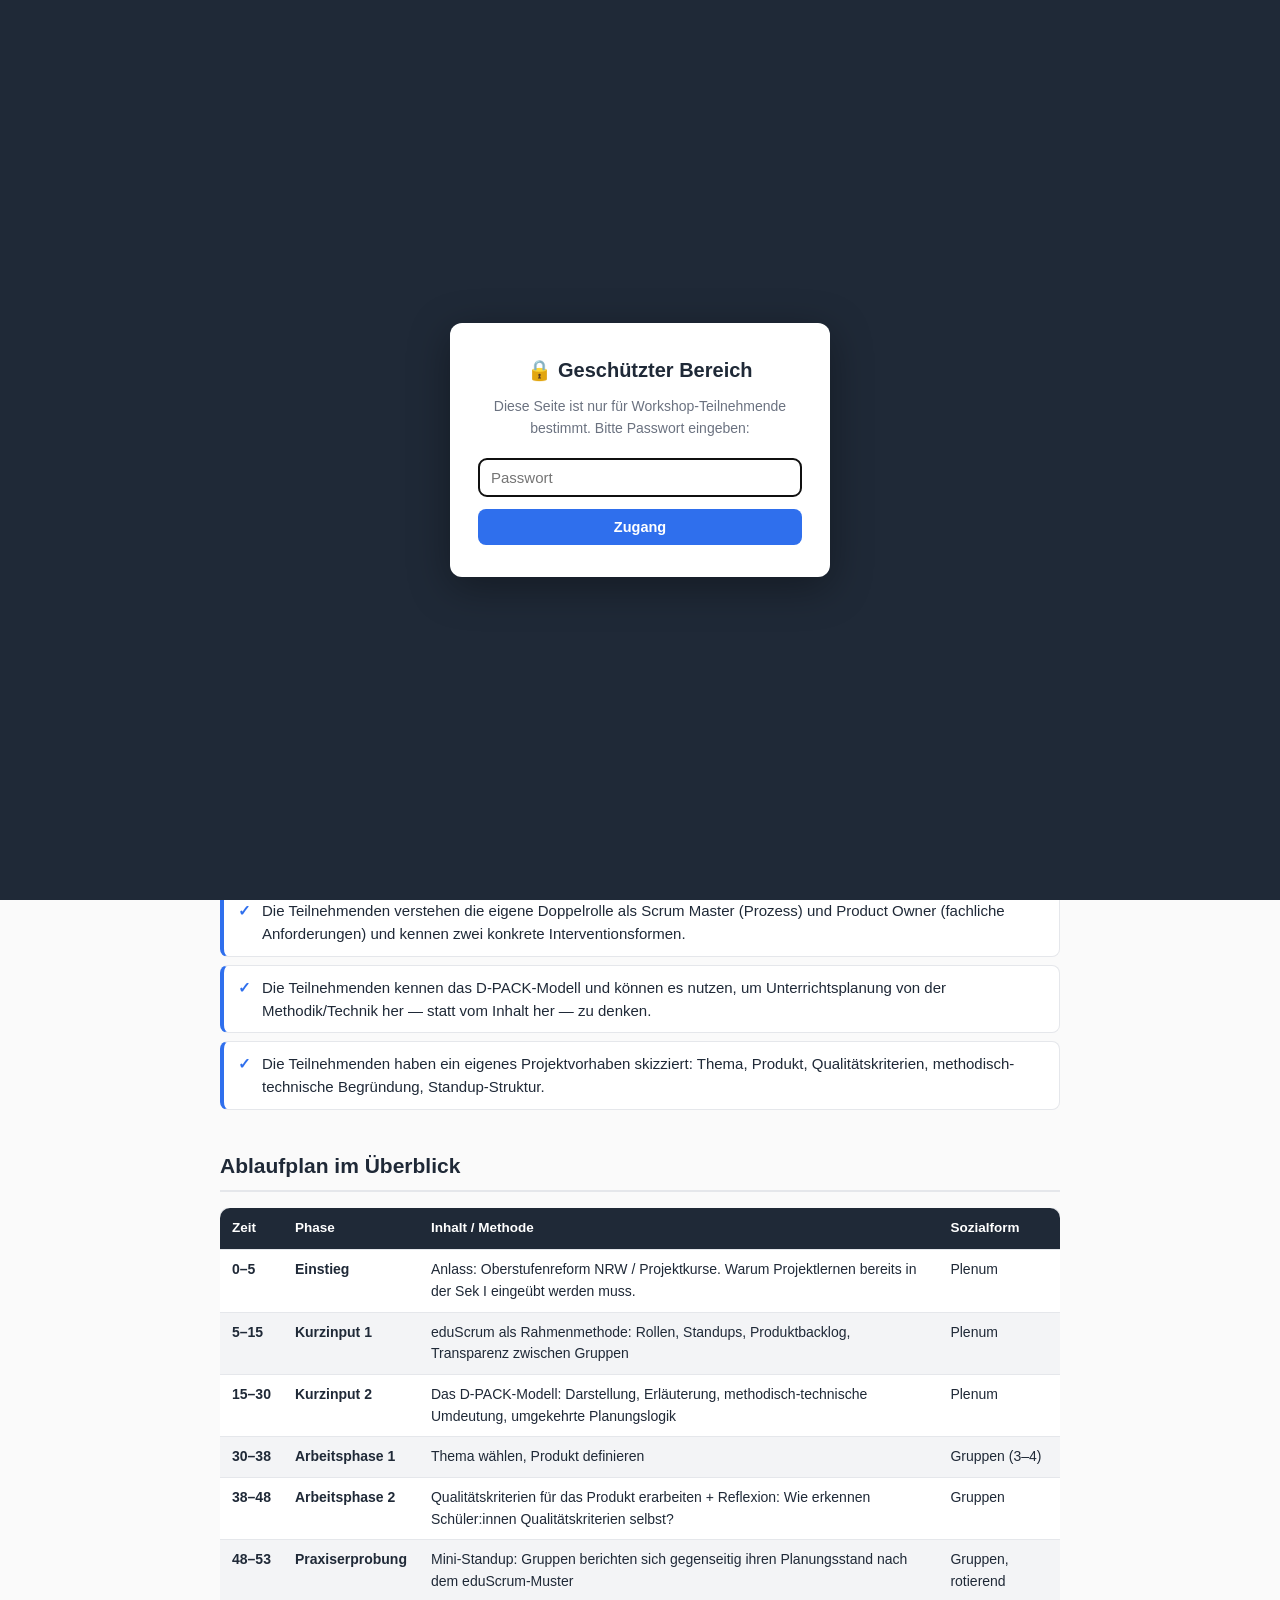
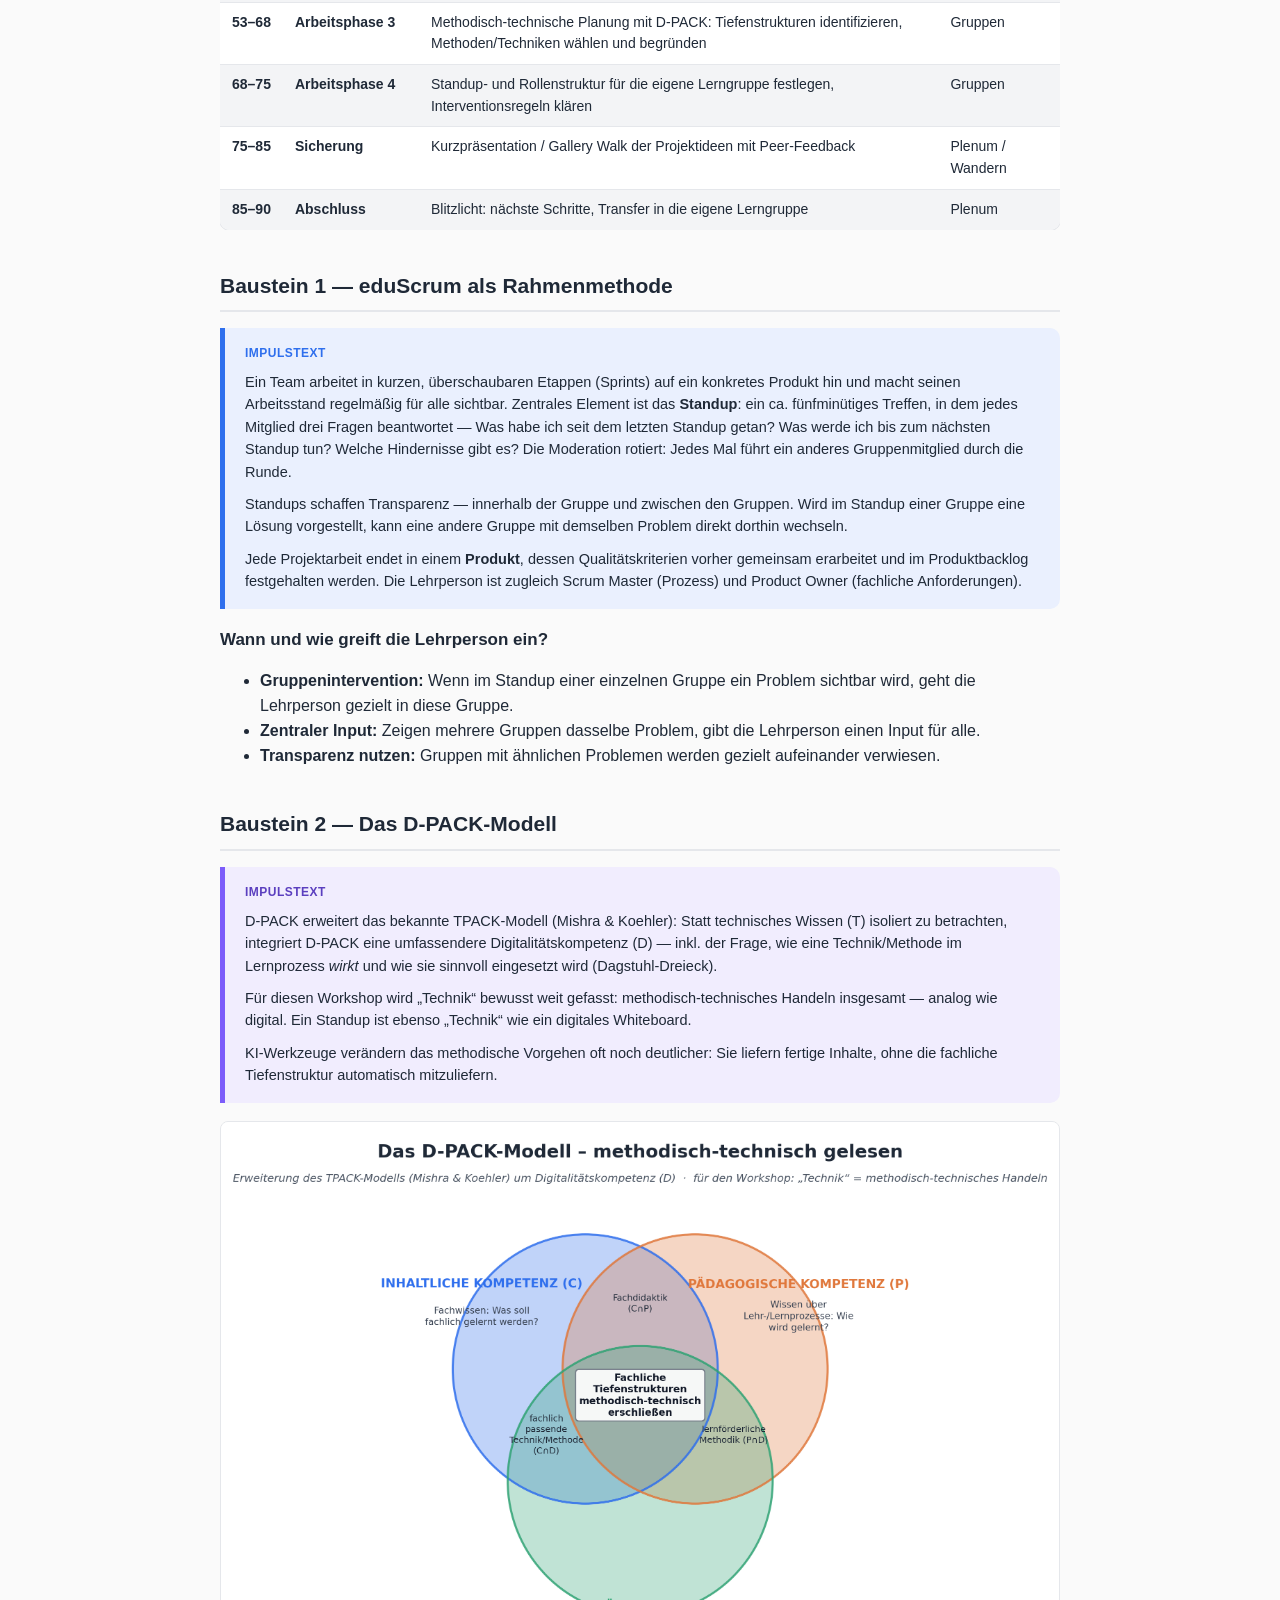
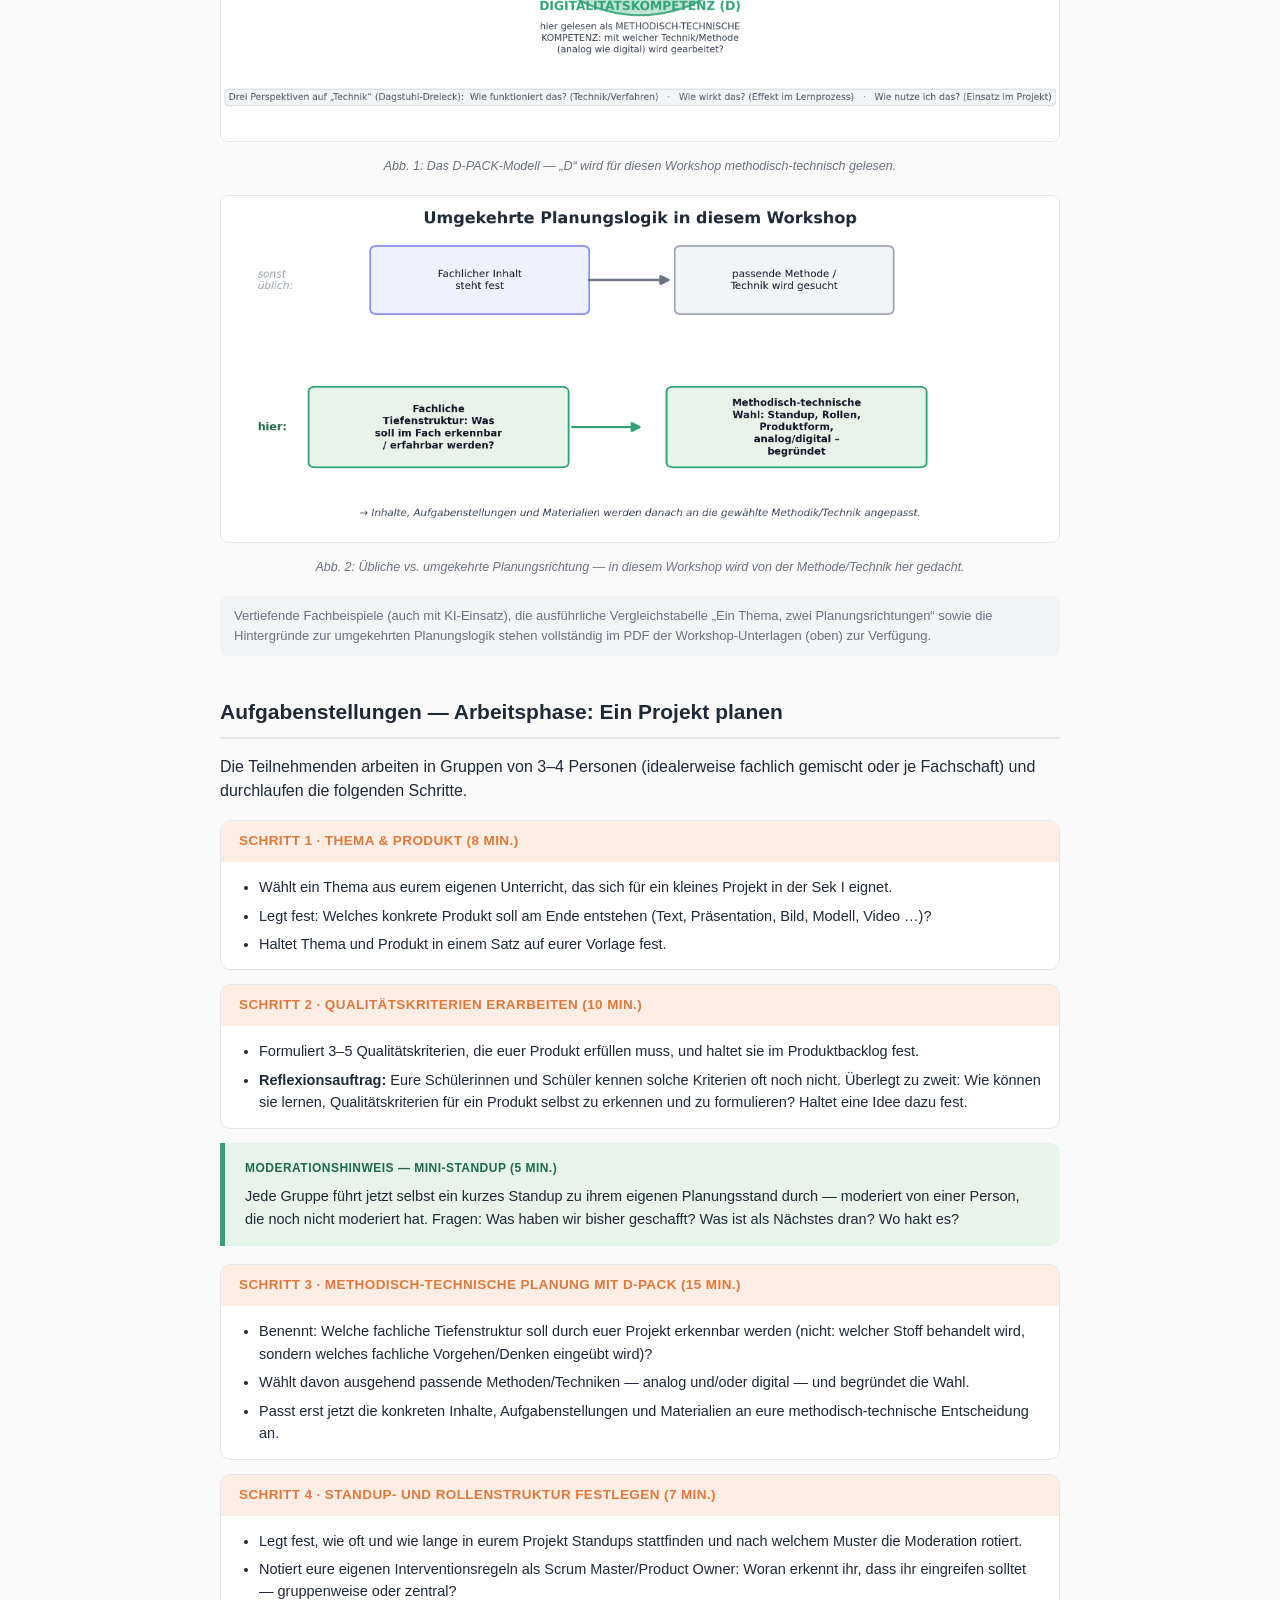
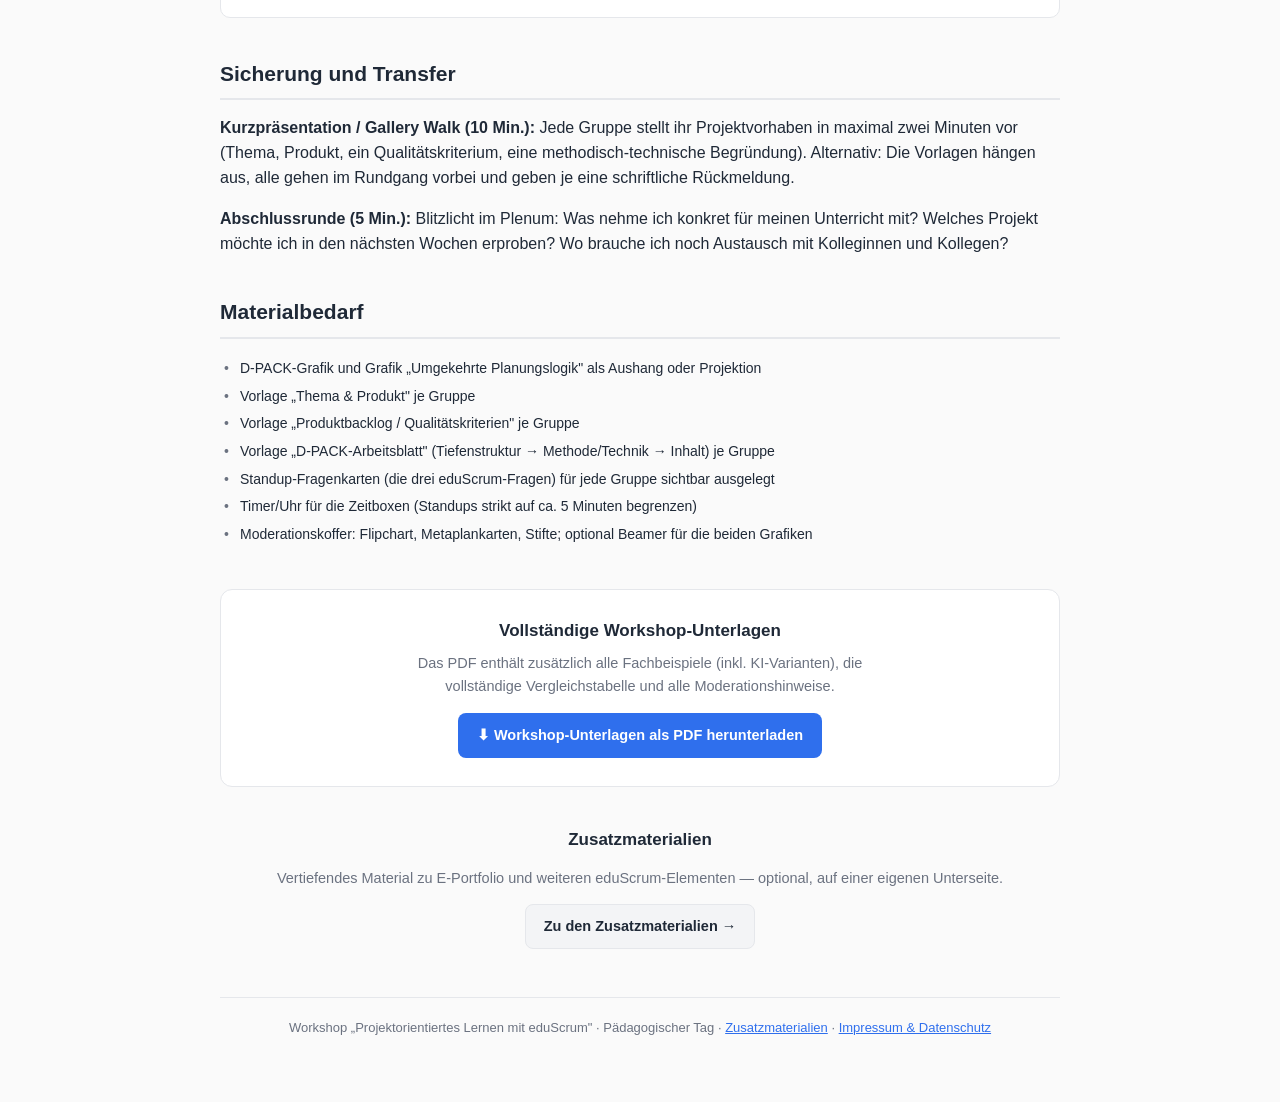
<file: index.html>
<!DOCTYPE html>
<html lang="de">
<head>
<meta charset="UTF-8">
<meta name="viewport" content="width=device-width, initial-scale=1.0">
<title>Projektorientiertes Lernen mit eduScrum — Workshop</title>
<link rel="stylesheet" href="assets/style.css?v=2">
</head>
<body>

<div id="gate-overlay">
  <div class="gate-box">
    <h2>🔒 Geschützter Bereich</h2>
    <p>Diese Seite ist nur für Workshop-Teilnehmende bestimmt. Bitte Passwort eingeben:</p>
    <form id="gate-form">
      <input type="password" id="gate-input" autocomplete="off" placeholder="Passwort" required>
      <button type="submit">Zugang</button>
      <p id="gate-error" hidden>Falsches Passwort — bitte erneut versuchen.</p>
    </form>
  </div>
</div>
<script>
  (function () {
    try {
      if (sessionStorage.getItem("ws_eduscrum_auth") === "1") {
        var o = document.getElementById("gate-overlay");
        if (o) o.remove();
      }
    } catch (e) {}
  })();
</script>

<header class="hero">
  <div class="wrap">
    <p class="eyebrow">Pädagogischer Tag · Workshop</p>
    <h1>Projektorientiertes Lernen mit eduScrum</h1>
    <p class="subtitle">Workshop-Konzept für einen Pädagogischen Tag (90 Minuten) — Vorbereitung auf die Oberstufenreform NRW</p>
    <a class="btn btn-primary" href="downloads/workshop_eduscrum_dpack.pdf" download>⬇ Workshop-Unterlagen als PDF</a>
    <a class="btn btn-outline" href="materialien.html">Zusatzmaterialien →</a>
  </div>
</header>

<div class="wrap">

  <section id="rahmen">
    <h2>Rahmendaten</h2>
    <div class="info-grid">
      <div class="k">Dauer</div><div class="v">90 Minuten</div>
      <div class="k">Zielgruppe</div><div class="v">Kollegium eines Gymnasiums (Fachschaften übergreifend), Pädagogischer Tag</div>
      <div class="k">Anlass</div><div class="v">Vorbereitung auf die Oberstufenreform NRW: Projektkurse setzen voraus, dass Schülerinnen und Schüler Projektlernen bereits in der Sekundarstufe I eingeübt haben</div>
      <div class="k">Workshop-Ziel</div><div class="v">Die Teilnehmenden kennen eduScrum als methodischen Rahmen für Projektlernen und planen exemplarisch ein eigenes Unterrichtsprojekt inkl. Standup-Struktur, Produkt, Qualitätskriterien und methodisch-technischer Begründung (D-PACK)</div>
      <div class="k">Vorwissen</div><div class="v">keines erforderlich</div>
      <div class="k">Rolle der Moderation</div><div class="v">führt als Scrum Master / Product Owner durch den Workshop und macht diese Doppelrolle im Vorgehen selbst sichtbar (Meta-Ebene)</div>
    </div>
  </section>

  <section id="ziele">
    <h2>Workshopziele</h2>
    <ul class="goals">
      <li>Die Teilnehmenden kennen die zentralen eduScrum-Elemente (Rollen, Standup, Produktbacklog, Qualitätskriterien/Definition of Done) und können sie auf eine eigene Lerngruppe übertragen.</li>
      <li>Die Teilnehmenden verstehen die eigene Doppelrolle als Scrum Master (Prozess) und Product Owner (fachliche Anforderungen) und kennen zwei konkrete Interventionsformen.</li>
      <li>Die Teilnehmenden kennen das D-PACK-Modell und können es nutzen, um Unterrichtsplanung von der Methodik/Technik her — statt vom Inhalt her — zu denken.</li>
      <li>Die Teilnehmenden haben ein eigenes Projektvorhaben skizziert: Thema, Produkt, Qualitätskriterien, methodisch-technische Begründung, Standup-Struktur.</li>
    </ul>
  </section>

  <section id="verlauf">
    <h2>Ablaufplan im Überblick</h2>
    <div style="overflow-x:auto;">
    <table class="timeline">
      <thead><tr><th>Zeit</th><th>Phase</th><th>Inhalt / Methode</th><th>Sozialform</th></tr></thead>
      <tbody>
        <tr><td class="zeit">0–5</td><td class="phase">Einstieg</td><td>Anlass: Oberstufenreform NRW / Projektkurse. Warum Projektlernen bereits in der Sek I eingeübt werden muss.</td><td>Plenum</td></tr>
        <tr><td class="zeit">5–15</td><td class="phase">Kurzinput 1</td><td>eduScrum als Rahmenmethode: Rollen, Standups, Produktbacklog, Transparenz zwischen Gruppen</td><td>Plenum</td></tr>
        <tr><td class="zeit">15–30</td><td class="phase">Kurzinput 2</td><td>Das D-PACK-Modell: Darstellung, Erläuterung, methodisch-technische Umdeutung, umgekehrte Planungslogik</td><td>Plenum</td></tr>
        <tr><td class="zeit">30–38</td><td class="phase">Arbeitsphase 1</td><td>Thema wählen, Produkt definieren</td><td>Gruppen (3–4)</td></tr>
        <tr><td class="zeit">38–48</td><td class="phase">Arbeitsphase 2</td><td>Qualitätskriterien für das Produkt erarbeiten + Reflexion: Wie erkennen Schüler:innen Qualitätskriterien selbst?</td><td>Gruppen</td></tr>
        <tr><td class="zeit">48–53</td><td class="phase">Praxiserprobung</td><td>Mini-Standup: Gruppen berichten sich gegenseitig ihren Planungsstand nach dem eduScrum-Muster</td><td>Gruppen, rotierend</td></tr>
        <tr><td class="zeit">53–68</td><td class="phase">Arbeitsphase 3</td><td>Methodisch-technische Planung mit D-PACK: Tiefenstrukturen identifizieren, Methoden/Techniken wählen und begründen</td><td>Gruppen</td></tr>
        <tr><td class="zeit">68–75</td><td class="phase">Arbeitsphase 4</td><td>Standup- und Rollenstruktur für die eigene Lerngruppe festlegen, Interventionsregeln klären</td><td>Gruppen</td></tr>
        <tr><td class="zeit">75–85</td><td class="phase">Sicherung</td><td>Kurzpräsentation / Gallery Walk der Projektideen mit Peer-Feedback</td><td>Plenum / Wandern</td></tr>
        <tr><td class="zeit">85–90</td><td class="phase">Abschluss</td><td>Blitzlicht: nächste Schritte, Transfer in die eigene Lerngruppe</td><td>Plenum</td></tr>
      </tbody>
    </table>
    </div>
  </section>

  <section id="eduscrum">
    <h2>Baustein 1 — eduScrum als Rahmenmethode</h2>
    <div class="callout">
      <p class="label">Impulstext</p>
      <p>Ein Team arbeitet in kurzen, überschaubaren Etappen (Sprints) auf ein konkretes Produkt hin und macht seinen Arbeitsstand regelmäßig für alle sichtbar. Zentrales Element ist das <strong>Standup</strong>: ein ca. fünfminütiges Treffen, in dem jedes Mitglied drei Fragen beantwortet — Was habe ich seit dem letzten Standup getan? Was werde ich bis zum nächsten Standup tun? Welche Hindernisse gibt es? Die Moderation rotiert: Jedes Mal führt ein anderes Gruppenmitglied durch die Runde.</p>
      <p>Standups schaffen Transparenz — innerhalb der Gruppe und zwischen den Gruppen. Wird im Standup einer Gruppe eine Lösung vorgestellt, kann eine andere Gruppe mit demselben Problem direkt dorthin wechseln.</p>
      <p>Jede Projektarbeit endet in einem <strong>Produkt</strong>, dessen Qualitätskriterien vorher gemeinsam erarbeitet und im Produktbacklog festgehalten werden. Die Lehrperson ist zugleich Scrum Master (Prozess) und Product Owner (fachliche Anforderungen).</p>
    </div>
    <h3>Wann und wie greift die Lehrperson ein?</h3>
    <ul>
      <li><strong>Gruppenintervention:</strong> Wenn im Standup einer einzelnen Gruppe ein Problem sichtbar wird, geht die Lehrperson gezielt in diese Gruppe.</li>
      <li><strong>Zentraler Input:</strong> Zeigen mehrere Gruppen dasselbe Problem, gibt die Lehrperson einen Input für alle.</li>
      <li><strong>Transparenz nutzen:</strong> Gruppen mit ähnlichen Problemen werden gezielt aufeinander verwiesen.</li>
    </ul>
  </section>

  <section id="dpack">
    <h2>Baustein 2 — Das D-PACK-Modell</h2>
    <div class="callout violet">
      <p class="label">Impulstext</p>
      <p>D-PACK erweitert das bekannte TPACK-Modell (Mishra &amp; Koehler): Statt technisches Wissen (T) isoliert zu betrachten, integriert D-PACK eine umfassendere Digitalitätskompetenz (D) — inkl. der Frage, wie eine Technik/Methode im Lernprozess <em>wirkt</em> und wie sie sinnvoll eingesetzt wird (Dagstuhl-Dreieck).</p>
      <p>Für diesen Workshop wird „Technik“ bewusst weit gefasst: methodisch-technisches Handeln insgesamt — analog wie digital. Ein Standup ist ebenso „Technik“ wie ein digitales Whiteboard.</p>
      <p>KI-Werkzeuge verändern das methodische Vorgehen oft noch deutlicher: Sie liefern fertige Inhalte, ohne die fachliche Tiefenstruktur automatisch mitzuliefern.</p>
    </div>
    <figure>
      <img src="assets/dpack_diagram.png" alt="Das D-PACK-Modell: Content-, Pedagogy- und Digitalitätskompetenz mit Schnittmengen">
      <figcaption>Abb. 1: Das D-PACK-Modell — „D“ wird für diesen Workshop methodisch-technisch gelesen.</figcaption>
    </figure>
    <figure>
      <img src="assets/planning_logic.png" alt="Übliche vs. umgekehrte Planungsrichtung">
      <figcaption>Abb. 2: Übliche vs. umgekehrte Planungsrichtung — in diesem Workshop wird von der Methode/Technik her gedacht.</figcaption>
    </figure>
    <p class="status-note">Vertiefende Fachbeispiele (auch mit KI-Einsatz), die ausführliche Vergleichstabelle „Ein Thema, zwei Planungsrichtungen“ sowie die Hintergründe zur umgekehrten Planungslogik stehen vollständig im PDF der Workshop-Unterlagen (oben) zur Verfügung.</p>
  </section>

  <section id="aufgaben">
    <h2>Aufgabenstellungen — Arbeitsphase: Ein Projekt planen</h2>
    <p>Die Teilnehmenden arbeiten in Gruppen von 3–4 Personen (idealerweise fachlich gemischt oder je Fachschaft) und durchlaufen die folgenden Schritte.</p>

    <div class="task-step">
      <div class="task-head">Schritt 1 · Thema &amp; Produkt (8 Min.)</div>
      <div class="task-body">
        <ul>
          <li>Wählt ein Thema aus eurem eigenen Unterricht, das sich für ein kleines Projekt in der Sek I eignet.</li>
          <li>Legt fest: Welches konkrete Produkt soll am Ende entstehen (Text, Präsentation, Bild, Modell, Video …)?</li>
          <li>Haltet Thema und Produkt in einem Satz auf eurer Vorlage fest.</li>
        </ul>
      </div>
    </div>

    <div class="task-step">
      <div class="task-head">Schritt 2 · Qualitätskriterien erarbeiten (10 Min.)</div>
      <div class="task-body">
        <ul>
          <li>Formuliert 3–5 Qualitätskriterien, die euer Produkt erfüllen muss, und haltet sie im Produktbacklog fest.</li>
          <li><strong>Reflexionsauftrag:</strong> Eure Schülerinnen und Schüler kennen solche Kriterien oft noch nicht. Überlegt zu zweit: Wie können sie lernen, Qualitätskriterien für ein Produkt selbst zu erkennen und zu formulieren? Haltet eine Idee dazu fest.</li>
        </ul>
      </div>
    </div>

    <div class="callout green">
      <p class="label">Moderationshinweis — Mini-Standup (5 Min.)</p>
      <p>Jede Gruppe führt jetzt selbst ein kurzes Standup zu ihrem eigenen Planungsstand durch — moderiert von einer Person, die noch nicht moderiert hat. Fragen: Was haben wir bisher geschafft? Was ist als Nächstes dran? Wo hakt es?</p>
    </div>

    <div class="task-step">
      <div class="task-head">Schritt 3 · Methodisch-technische Planung mit D-PACK (15 Min.)</div>
      <div class="task-body">
        <ul>
          <li>Benennt: Welche fachliche Tiefenstruktur soll durch euer Projekt erkennbar werden (nicht: welcher Stoff behandelt wird, sondern welches fachliche Vorgehen/Denken eingeübt wird)?</li>
          <li>Wählt davon ausgehend passende Methoden/Techniken — analog und/oder digital — und begründet die Wahl.</li>
          <li>Passt erst jetzt die konkreten Inhalte, Aufgabenstellungen und Materialien an eure methodisch-technische Entscheidung an.</li>
        </ul>
      </div>
    </div>

    <div class="task-step">
      <div class="task-head">Schritt 4 · Standup- und Rollenstruktur festlegen (7 Min.)</div>
      <div class="task-body">
        <ul>
          <li>Legt fest, wie oft und wie lange in eurem Projekt Standups stattfinden und nach welchem Muster die Moderation rotiert.</li>
          <li>Notiert eure eigenen Interventionsregeln als Scrum Master/Product Owner: Woran erkennt ihr, dass ihr eingreifen solltet — gruppenweise oder zentral?</li>
        </ul>
      </div>
    </div>
  </section>

  <section id="sicherung">
    <h2>Sicherung und Transfer</h2>
    <p><strong>Kurzpräsentation / Gallery Walk (10 Min.):</strong> Jede Gruppe stellt ihr Projektvorhaben in maximal zwei Minuten vor (Thema, Produkt, ein Qualitätskriterium, eine methodisch-technische Begründung). Alternativ: Die Vorlagen hängen aus, alle gehen im Rundgang vorbei und geben je eine schriftliche Rückmeldung.</p>
    <p><strong>Abschlussrunde (5 Min.):</strong> Blitzlicht im Plenum: Was nehme ich konkret für meinen Unterricht mit? Welches Projekt möchte ich in den nächsten Wochen erproben? Wo brauche ich noch Austausch mit Kolleginnen und Kollegen?</p>
  </section>

  <section id="material">
    <h2>Materialbedarf</h2>
    <ul class="materiallist">
      <li>D-PACK-Grafik und Grafik „Umgekehrte Planungslogik" als Aushang oder Projektion</li>
      <li>Vorlage „Thema &amp; Produkt" je Gruppe</li>
      <li>Vorlage „Produktbacklog / Qualitätskriterien" je Gruppe</li>
      <li>Vorlage „D-PACK-Arbeitsblatt" (Tiefenstruktur → Methode/Technik → Inhalt) je Gruppe</li>
      <li>Standup-Fragenkarten (die drei eduScrum-Fragen) für jede Gruppe sichtbar ausgelegt</li>
      <li>Timer/Uhr für die Zeitboxen (Standups strikt auf ca. 5 Minuten begrenzen)</li>
      <li>Moderationskoffer: Flipchart, Metaplankarten, Stifte; optional Beamer für die beiden Grafiken</li>
    </ul>
  </section>

  <section id="downloads" style="text-align:center; background:#fff; border:1px solid var(--border); border-radius:12px; padding:28px 20px;">
    <h3 style="margin-top:0;">Vollständige Workshop-Unterlagen</h3>
    <p style="font-size:14.5px; color:var(--gray); max-width:520px; margin:0 auto 16px;">Das PDF enthält zusätzlich alle Fachbeispiele (inkl. KI-Varianten), die vollständige Vergleichstabelle und alle Moderationshinweise.</p>
    <a class="btn btn-download" href="downloads/workshop_eduscrum_dpack.pdf" download>⬇ Workshop-Unterlagen als PDF herunterladen</a>
  </section>

  <section id="zusatz-link" style="text-align:center;">
    <h3>Zusatzmaterialien</h3>
    <p style="font-size:14.5px; color:var(--gray);">Vertiefendes Material zu E-Portfolio und weiteren eduScrum-Elementen — optional, auf einer eigenen Unterseite.</p>
    <a class="btn btn-secondary" href="materialien.html">Zu den Zusatzmaterialien →</a>
  </section>

  <footer class="page-footer">
    Workshop „Projektorientiertes Lernen mit eduScrum" · Pädagogischer Tag · <a href="materialien.html">Zusatzmaterialien</a> · <a href="impressum.html">Impressum &amp; Datenschutz</a>
  </footer>

</div>
<script src="assets/gate.js?v=2"></script>
</body>
</html>
</file>
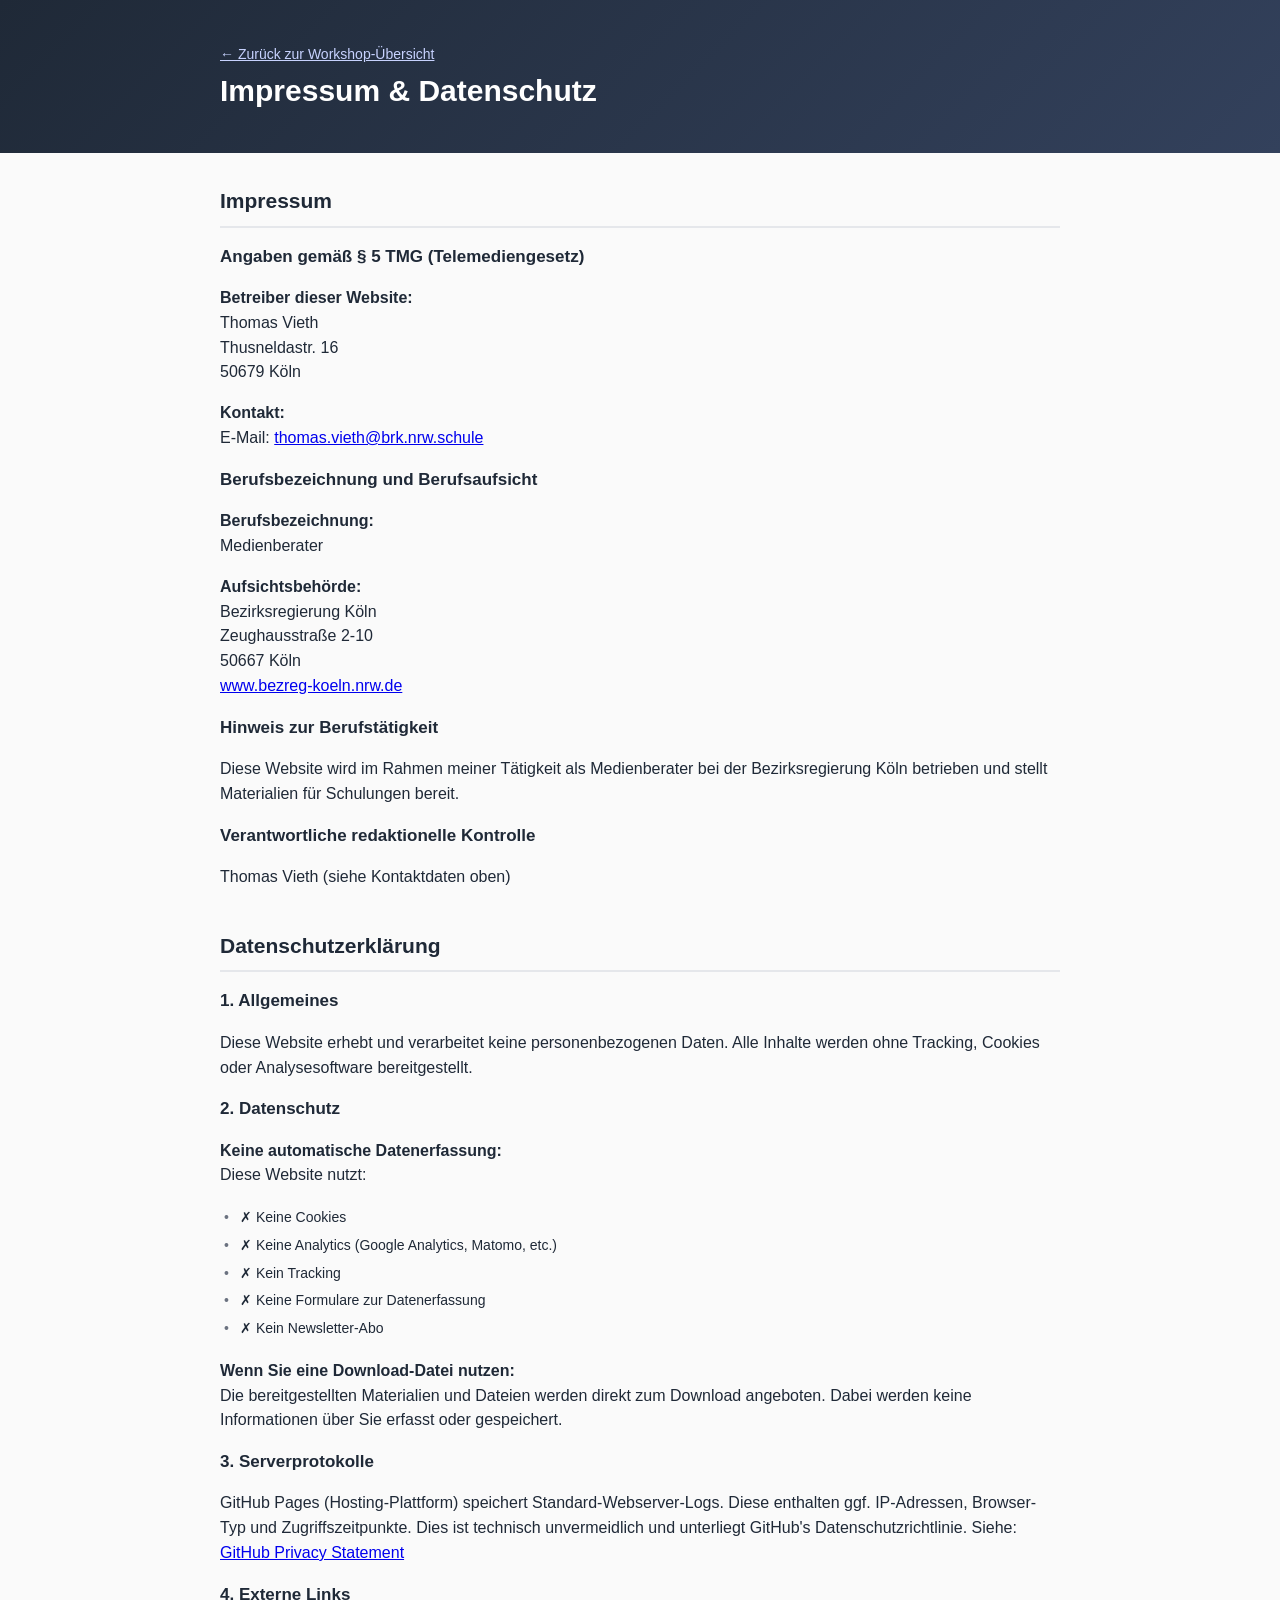
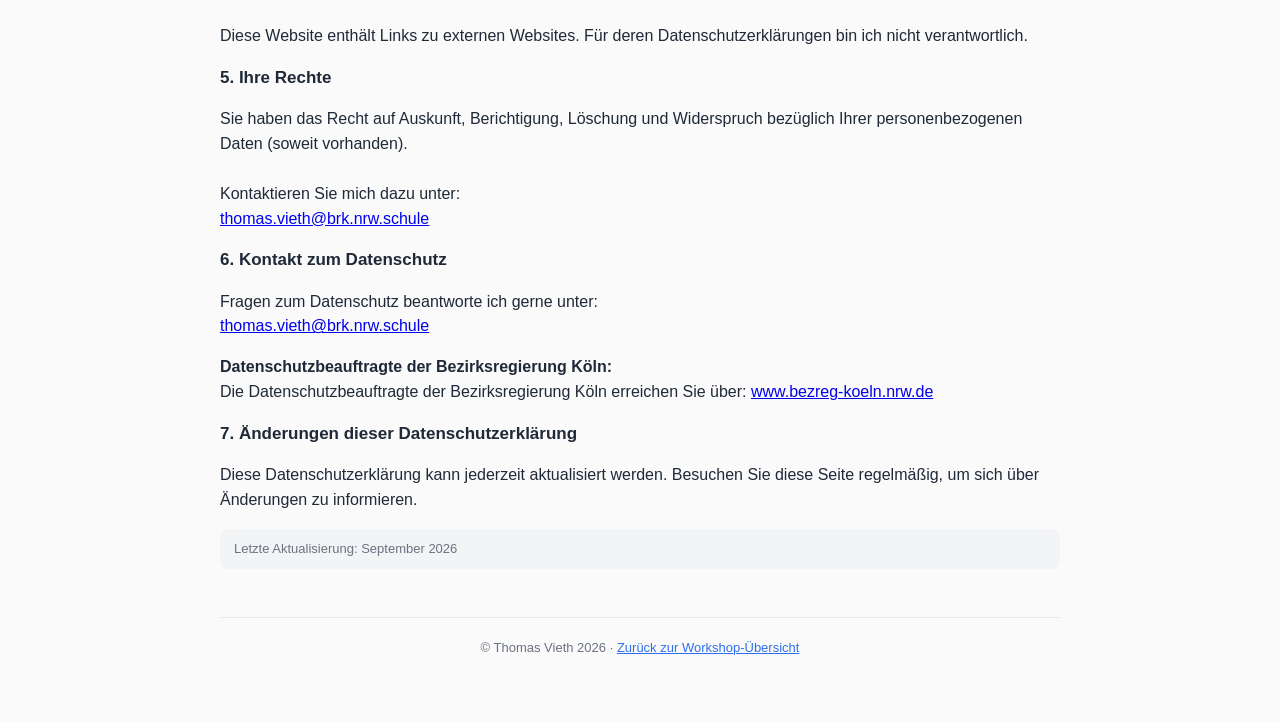
<file: impressum.html>
<!DOCTYPE html>
<html lang="de">
<head>
<meta charset="UTF-8">
<meta name="viewport" content="width=device-width, initial-scale=1.0">
<title>Impressum & Datenschutz — Workshop eduScrum &amp; D-PACK</title>
<link rel="stylesheet" href="assets/style.css?v=2">
</head>
<body>

<header class="hero">
  <div class="wrap">
    <nav class="crumb"><a href="index.html">← Zurück zur Workshop-Übersicht</a></nav>
    <h1>Impressum &amp; Datenschutz</h1>
  </div>
</header>

<div class="wrap">

  <section id="impressum">
    <h2>Impressum</h2>
    <h3>Angaben gemäß § 5 TMG (Telemediengesetz)</h3>

    <p><strong>Betreiber dieser Website:</strong><br>
    Thomas Vieth<br>
    Thusneldastr. 16<br>
    50679 Köln</p>

    <p><strong>Kontakt:</strong><br>
    E-Mail: <a href="mailto:thomas.vieth@brk.nrw.schule">thomas.vieth@brk.nrw.schule</a></p>

    <h3>Berufsbezeichnung und Berufsaufsicht</h3>
    <p><strong>Berufsbezeichnung:</strong><br>
    Medienberater</p>

    <p><strong>Aufsichtsbehörde:</strong><br>
    Bezirksregierung Köln<br>
    Zeughausstraße 2-10<br>
    50667 Köln<br>
    <a href="https://www.bezreg-koeln.nrw.de" target="_blank" rel="noopener">www.bezreg-koeln.nrw.de</a></p>

    <h3>Hinweis zur Berufstätigkeit</h3>
    <p>Diese Website wird im Rahmen meiner Tätigkeit als Medienberater bei der Bezirksregierung Köln betrieben und stellt Materialien für Schulungen bereit.</p>

    <h3>Verantwortliche redaktionelle Kontrolle</h3>
    <p>Thomas Vieth (siehe Kontaktdaten oben)</p>
  </section>

  <section id="datenschutz">
    <h2>Datenschutzerklärung</h2>

    <h3>1. Allgemeines</h3>
    <p>Diese Website erhebt und verarbeitet keine personenbezogenen Daten. Alle Inhalte werden ohne Tracking, Cookies oder Analysesoftware bereitgestellt.</p>

    <h3>2. Datenschutz</h3>
    <p><strong>Keine automatische Datenerfassung:</strong><br>
    Diese Website nutzt:</p>
    <ul class="materiallist">
      <li>✗ Keine Cookies</li>
      <li>✗ Keine Analytics (Google Analytics, Matomo, etc.)</li>
      <li>✗ Kein Tracking</li>
      <li>✗ Keine Formulare zur Datenerfassung</li>
      <li>✗ Kein Newsletter-Abo</li>
    </ul>

    <p><strong>Wenn Sie eine Download-Datei nutzen:</strong><br>
    Die bereitgestellten Materialien und Dateien werden direkt zum Download angeboten. Dabei werden keine Informationen über Sie erfasst oder gespeichert.</p>

    <h3>3. Serverprotokolle</h3>
    <p>GitHub Pages (Hosting-Plattform) speichert Standard-Webserver-Logs. Diese enthalten ggf. IP-Adressen, Browser-Typ und Zugriffszeitpunkte. Dies ist technisch unvermeidlich und unterliegt GitHub's Datenschutzrichtlinie. Siehe: <a href="https://docs.github.com/en/site-policy/privacy-policies/github-privacy-statement" target="_blank" rel="noopener">GitHub Privacy Statement</a></p>

    <h3>4. Externe Links</h3>
    <p>Diese Website enthält Links zu externen Websites. Für deren Datenschutzerklärungen bin ich nicht verantwortlich.</p>

    <h3>5. Ihre Rechte</h3>
    <p>Sie haben das Recht auf Auskunft, Berichtigung, Löschung und Widerspruch bezüglich Ihrer personenbezogenen Daten (soweit vorhanden).<br><br>
    Kontaktieren Sie mich dazu unter:<br>
    <a href="mailto:thomas.vieth@brk.nrw.schule">thomas.vieth@brk.nrw.schule</a></p>

    <h3>6. Kontakt zum Datenschutz</h3>
    <p>Fragen zum Datenschutz beantworte ich gerne unter:<br>
    <a href="mailto:thomas.vieth@brk.nrw.schule">thomas.vieth@brk.nrw.schule</a></p>

    <p><strong>Datenschutzbeauftragte der Bezirksregierung Köln:</strong><br>
    Die Datenschutzbeauftragte der Bezirksregierung Köln erreichen Sie über:
    <a href="https://www.bezreg-koeln.nrw.de" target="_blank" rel="noopener">www.bezreg-koeln.nrw.de</a></p>

    <h3>7. Änderungen dieser Datenschutzerklärung</h3>
    <p>Diese Datenschutzerklärung kann jederzeit aktualisiert werden. Besuchen Sie diese Seite regelmäßig, um sich über Änderungen zu informieren.</p>

    <p class="status-note">Letzte Aktualisierung: September 2026</p>
  </section>

  <footer class="page-footer">
    © Thomas Vieth 2026 · <a href="index.html">Zurück zur Workshop-Übersicht</a>
  </footer>

</div>
</body>
</html>
</file>
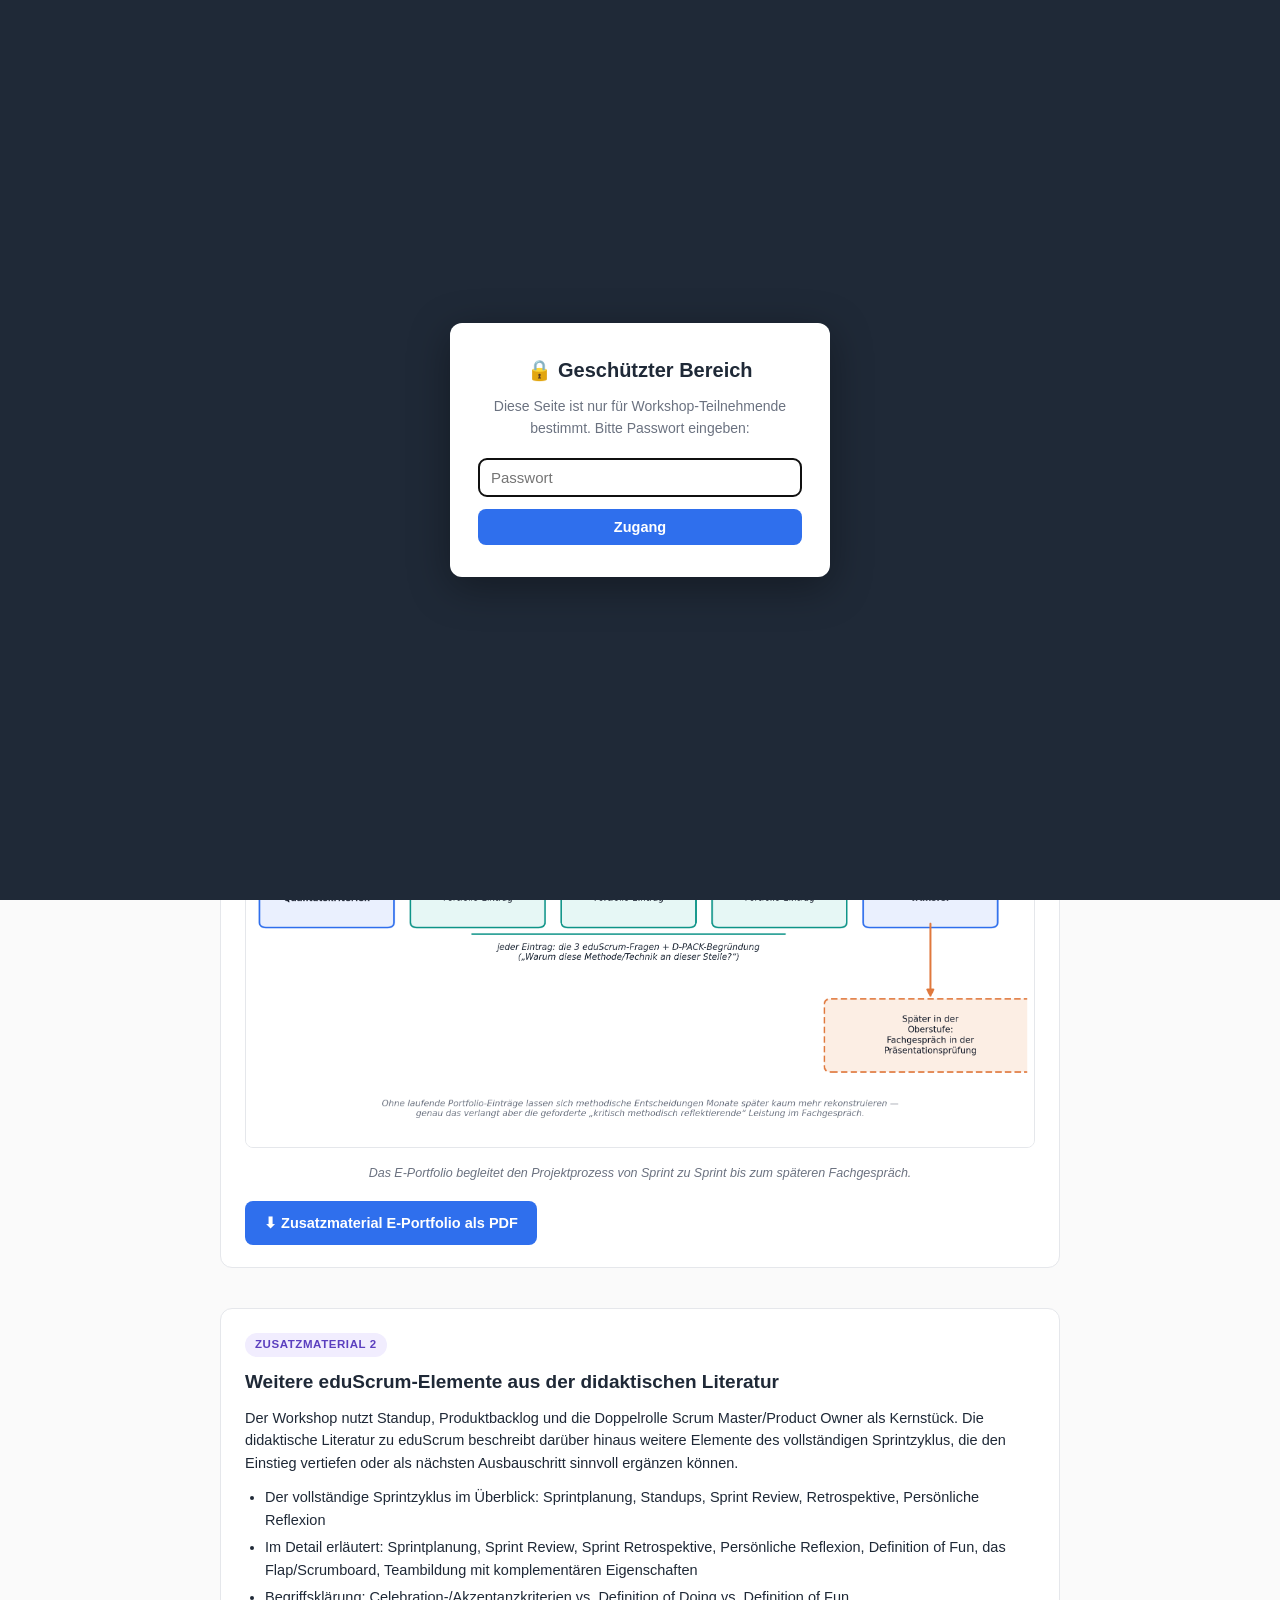
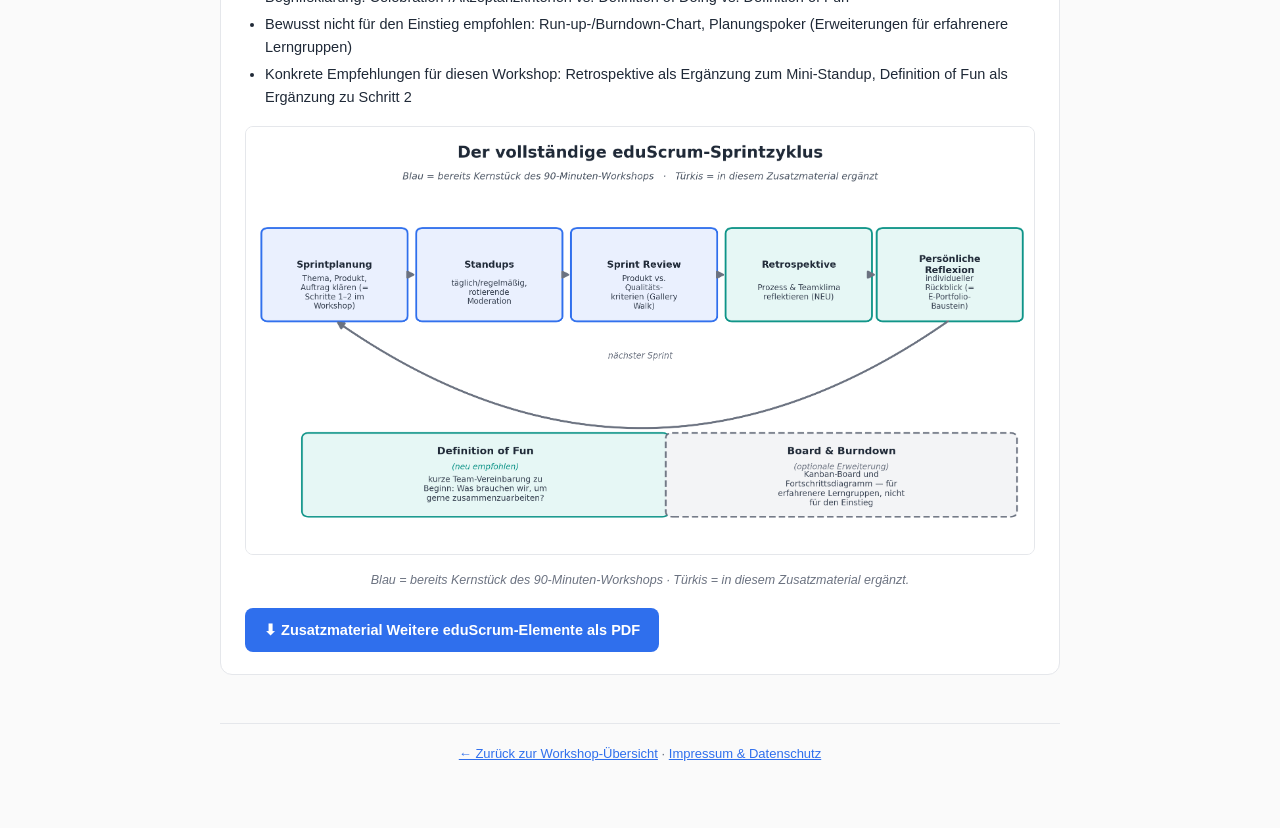
<file: materialien.html>
<!DOCTYPE html>
<html lang="de">
<head>
<meta charset="UTF-8">
<meta name="viewport" content="width=device-width, initial-scale=1.0">
<title>Zusatzmaterialien — Workshop eduScrum &amp; D-PACK</title>
<link rel="stylesheet" href="assets/style.css?v=2">
</head>
<body>

<div id="gate-overlay">
  <div class="gate-box">
    <h2>🔒 Geschützter Bereich</h2>
    <p>Diese Seite ist nur für Workshop-Teilnehmende bestimmt. Bitte Passwort eingeben:</p>
    <form id="gate-form">
      <input type="password" id="gate-input" autocomplete="off" placeholder="Passwort" required>
      <button type="submit">Zugang</button>
      <p id="gate-error" hidden>Falsches Passwort — bitte erneut versuchen.</p>
    </form>
  </div>
</div>
<script>
  (function () {
    try {
      if (sessionStorage.getItem("ws_eduscrum_auth") === "1") {
        var o = document.getElementById("gate-overlay");
        if (o) o.remove();
      }
    } catch (e) {}
  })();
</script>

<header class="hero">
  <div class="wrap">
    <nav class="crumb"><a href="index.html">← Zurück zur Workshop-Übersicht</a></nav>
    <p class="eyebrow">Optionales Vertiefungsmaterial</p>
    <h1>Zusatzmaterialien</h1>
    <p class="subtitle">Weiterführende Unterlagen, die im 90-minütigen Workshop nicht zwingend eingesetzt werden, aber bei Bedarf ergänzt werden können.</p>
  </div>
</header>

<div class="wrap">

  <section>
    <div class="material-card teal">
      <span class="tag">Zusatzmaterial 1</span>
      <h3>E-Portfolio — methodisch-reflektierende Begleitung des Projekts</h3>
      <p>Die Oberstufenreform NRW verlangt in der Präsentationsprüfung eine „kritisch methodisch reflektierende" Leistung. Diese Reflexionsfähigkeit lässt sich nicht erst am Ende der Oberstufe einfordern — sie muss vorher aufgebaut werden. Ein projektbegleitendes E-Portfolio macht methodisch-technische Entscheidungen (D-PACK) und den eigenen Lernprozess über die Zeit sichtbar und rekonstruierbar.</p>
      <p><strong>Kein formaler Prüfungsbestandteil laut APO-GOSt</strong> — das Portfolio ist eine didaktische Brücke, kein vorgeschriebenes Dokument.</p>
      <ul>
        <li>Warum ein E-Portfolio: Bezug zu den offiziellen Reflexionskriterien der Präsentationsprüfung</li>
        <li>Vier wiederkehrende Bausteine: Start, laufende Standup-Einträge, Einträge bei methodisch-technischen Entscheidungen, Abschluss</li>
        <li>Beispielhafte Reflexionsprompts für verschiedene Zeitpunkte im Projekt</li>
        <li>Werkzeuge — analog und digital (u. a. LOGINEO NRW, ILIAS.nrw, schulische Cloud-Notizbücher) inkl. Datenschutzhinweis</li>
        <li>Mögliche Einsatzformen im Workshop: kurzer Exkurs, Zusatzaufgabe in Schritt 4, Handout oder Thema einer Folgefortbildung</li>
      </ul>
      <figure>
        <img src="assets/portfolio_timeline.png" alt="Das E-Portfolio begleitet den Projektprozess — Sprintzyklus mit Portfolio-Einträgen">
        <figcaption>Das E-Portfolio begleitet den Projektprozess von Sprint zu Sprint bis zum späteren Fachgespräch.</figcaption>
      </figure>
      <a class="btn btn-download" href="downloads/Zusatzmaterial-E-Portfolio.pdf" download>⬇ Zusatzmaterial E-Portfolio als PDF</a>
    </div>
  </section>

  <section>
    <div class="material-card violet">
      <span class="tag">Zusatzmaterial 2</span>
      <h3>Weitere eduScrum-Elemente aus der didaktischen Literatur</h3>
      <p>Der Workshop nutzt Standup, Produktbacklog und die Doppelrolle Scrum Master/Product Owner als Kernstück. Die didaktische Literatur zu eduScrum beschreibt darüber hinaus weitere Elemente des vollständigen Sprintzyklus, die den Einstieg vertiefen oder als nächsten Ausbauschritt sinnvoll ergänzen können.</p>
      <ul>
        <li>Der vollständige Sprintzyklus im Überblick: Sprintplanung, Standups, Sprint Review, Retrospektive, Persönliche Reflexion</li>
        <li>Im Detail erläutert: Sprintplanung, Sprint Review, Sprint Retrospektive, Persönliche Reflexion, Definition of Fun, das Flap/Scrumboard, Teambildung mit komplementären Eigenschaften</li>
        <li>Begriffsklärung: Celebration-/Akzeptanzkriterien vs. Definition of Doing vs. Definition of Fun</li>
        <li>Bewusst nicht für den Einstieg empfohlen: Run-up-/Burndown-Chart, Planungspoker (Erweiterungen für erfahrenere Lerngruppen)</li>
        <li>Konkrete Empfehlungen für diesen Workshop: Retrospektive als Ergänzung zum Mini-Standup, Definition of Fun als Ergänzung zu Schritt 2</li>
      </ul>
      <figure>
        <img src="assets/sprint_zyklus.png" alt="Der vollständige eduScrum-Sprintzyklus">
        <figcaption>Blau = bereits Kernstück des 90-Minuten-Workshops · Türkis = in diesem Zusatzmaterial ergänzt.</figcaption>
      </figure>
      <a class="btn btn-download" href="downloads/Zusatzmaterial-Weitere-eduScrum-Elemente.pdf" download>⬇ Zusatzmaterial Weitere eduScrum-Elemente als PDF</a>
    </div>
  </section>

  <footer class="page-footer">
    <a href="index.html">← Zurück zur Workshop-Übersicht</a> · <a href="impressum.html">Impressum &amp; Datenschutz</a>
  </footer>

</div>
<script src="assets/gate.js?v=2"></script>
</body>
</html>
</file>
<file: assets/style.css>
:root {
  --blue: #2F6FED;
  --blue-light: #EAF0FE;
  --green: #2FA374;
  --green-light: #E6F4EA;
  --orange: #E0783C;
  --orange-light: #FCEEE4;
  --violet: #7C5CFA;
  --violet-light: #F1EDFE;
  --violet-label: #5B3FBF;
  --teal: #0E9488;
  --teal-light: #E6F7F5;
  --gray: #6B7280;
  --gray-light: #F3F4F6;
  --dark: #1F2937;
  --border: #E5E7EB;
  --bg: #FAFAFA;
}

* { box-sizing: border-box; }

body {
  margin: 0;
  font-family: "Segoe UI", -apple-system, BlinkMacSystemFont, Calibri, Roboto, Arial, sans-serif;
  color: var(--dark);
  background: var(--bg);
  line-height: 1.55;
}

.wrap {
  max-width: 880px;
  margin: 0 auto;
  padding: 0 20px 64px;
}

header.hero {
  background: linear-gradient(135deg, var(--dark) 0%, #33415c 100%);
  color: #fff;
  padding: 44px 20px 36px;
  margin-bottom: 32px;
}

header.hero .wrap { padding-bottom: 0; }

.eyebrow {
  text-transform: uppercase;
  letter-spacing: 0.08em;
  font-size: 12.5px;
  font-weight: 600;
  color: #C7D2FE;
  margin: 0 0 10px;
}

h1 {
  font-size: 30px;
  margin: 0 0 8px;
  line-height: 1.25;
}

.subtitle {
  font-size: 16.5px;
  color: #D1D5DB;
  margin: 0 0 22px;
}

nav.crumb {
  font-size: 14px;
  margin-bottom: 6px;
}
nav.crumb a { color: #C7D2FE; }

.btn {
  display: inline-flex;
  align-items: center;
  gap: 8px;
  padding: 10px 18px;
  border-radius: 8px;
  font-weight: 600;
  font-size: 14.5px;
  text-decoration: none;
  border: 1.5px solid transparent;
  transition: transform .05s ease;
}
.btn:active { transform: scale(0.98); }

.btn-primary {
  background: #fff;
  color: var(--dark);
}
.btn-primary:hover { background: #EEF0F3; }

.btn-outline {
  background: transparent;
  color: #fff;
  border-color: rgba(255,255,255,0.55);
}
.btn-outline:hover { background: rgba(255,255,255,0.12); }

.btn-download {
  background: var(--blue);
  color: #fff;
}
.btn-download:hover { background: #2559c7; }

.btn-secondary {
  background: var(--gray-light);
  color: var(--dark);
  border-color: var(--border);
}
.btn-secondary:hover { background: #E9EAEC; }

section { margin-bottom: 40px; }

h2 {
  font-size: 21px;
  border-bottom: 2px solid var(--border);
  padding-bottom: 8px;
  margin: 0 0 16px;
}

h3 {
  font-size: 17px;
  margin: 0 0 8px;
}

.info-grid {
  display: grid;
  grid-template-columns: 200px 1fr;
  border: 1px solid var(--border);
  border-radius: 10px;
  overflow: hidden;
  background: #fff;
}
.info-grid > div { padding: 12px 16px; border-bottom: 1px solid var(--border); }
.info-grid > div:nth-last-child(-n+2) { border-bottom: none; }
.info-grid .k {
  background: var(--gray-light);
  font-weight: 600;
  font-size: 14px;
}
.info-grid .v { font-size: 14.5px; }

@media (max-width: 560px) {
  .info-grid { grid-template-columns: 1fr; }
  .info-grid .k { border-bottom: none; padding-bottom: 4px; }
  .info-grid .v { padding-top: 0; }
}

ul.goals { padding-left: 0; list-style: none; margin: 0; }
ul.goals li {
  position: relative;
  padding: 10px 14px 10px 38px;
  margin-bottom: 8px;
  background: #fff;
  border: 1px solid var(--border);
  border-left: 4px solid var(--blue);
  border-radius: 8px;
  font-size: 15px;
}
ul.goals li::before {
  content: "✓";
  position: absolute;
  left: 14px;
  top: 10px;
  color: var(--blue);
  font-weight: 700;
}

table.timeline {
  width: 100%;
  border-collapse: collapse;
  background: #fff;
  border-radius: 10px;
  overflow: hidden;
  font-size: 14px;
  box-shadow: 0 0 0 1px var(--border);
}
table.timeline th {
  background: var(--dark);
  color: #fff;
  text-align: left;
  padding: 10px 12px;
  font-weight: 600;
  font-size: 13.5px;
}
table.timeline td {
  padding: 9px 12px;
  border-top: 1px solid var(--border);
  vertical-align: top;
}
table.timeline tr:nth-child(even) td { background: var(--gray-light); }
table.timeline td.zeit { font-weight: 700; white-space: nowrap; }
table.timeline td.phase { font-weight: 600; white-space: nowrap; }

.callout {
  border-left: 5px solid var(--blue);
  background: var(--blue-light);
  border-radius: 0 10px 10px 0;
  padding: 16px 20px;
  margin: 0 0 18px;
}
.callout .label {
  text-transform: uppercase;
  letter-spacing: 0.04em;
  font-weight: 700;
  font-size: 12px;
  color: var(--blue);
  margin: 0 0 8px;
}
.callout p { margin: 0 0 10px; font-size: 14.5px; }
.callout p:last-child { margin-bottom: 0; }

.callout.green { border-color: var(--green); background: var(--green-light); }
.callout.green .label { color: #1F6B46; }
.callout.orange { border-color: var(--orange); background: var(--orange-light); }
.callout.orange .label { color: var(--orange); }
.callout.violet { border-color: var(--violet); background: var(--violet-light); }
.callout.violet .label { color: var(--violet-label); }
.callout.teal { border-color: var(--teal); background: var(--teal-light); }
.callout.teal .label { color: #0B6E64; }

.task-step {
  background: #fff;
  border: 1px solid var(--border);
  border-radius: 10px;
  margin-bottom: 14px;
  overflow: hidden;
}
.task-step .task-head {
  background: var(--orange-light);
  color: var(--orange);
  font-weight: 700;
  font-size: 13.5px;
  padding: 10px 18px;
  text-transform: uppercase;
  letter-spacing: 0.03em;
}
.task-step .task-body { padding: 14px 18px; font-size: 14.5px; }
.task-step .task-body ul { margin: 0; padding-left: 20px; }
.task-step .task-body li { margin-bottom: 6px; }
.task-step .task-body li:last-child { margin-bottom: 0; }

figure {
  margin: 18px 0;
  text-align: center;
}
figure img {
  max-width: 100%;
  border-radius: 8px;
  border: 1px solid var(--border);
}
figcaption {
  font-size: 12.5px;
  color: var(--gray);
  font-style: italic;
  margin-top: 8px;
}

.material-card {
  background: #fff;
  border: 1px solid var(--border);
  border-radius: 12px;
  padding: 22px 24px;
  margin-bottom: 22px;
}
.material-card .tag {
  display: inline-block;
  font-size: 11.5px;
  font-weight: 700;
  text-transform: uppercase;
  letter-spacing: 0.05em;
  padding: 3px 10px;
  border-radius: 999px;
  margin-bottom: 10px;
}
.material-card.teal .tag { background: var(--teal-light); color: #0B6E64; }
.material-card.violet .tag { background: var(--violet-light); color: var(--violet-label); }
.material-card h3 { margin-bottom: 10px; font-size: 19px; }
.material-card p { font-size: 14.5px; margin: 0 0 12px; }
.material-card ul { font-size: 14.5px; padding-left: 20px; margin: 0 0 14px; }
.material-card li { margin-bottom: 5px; }

.status-note {
  font-size: 13px;
  color: var(--gray);
  background: var(--gray-light);
  border-radius: 8px;
  padding: 10px 14px;
  margin-bottom: 14px;
}

.materiallist { list-style: none; padding: 0; margin: 0 0 14px; }
.materiallist li { padding: 3px 0 3px 20px; position: relative; font-size: 14px; }
.materiallist li::before { content: "•"; position: absolute; left: 4px; color: var(--gray); }

footer.page-footer {
  border-top: 1px solid var(--border);
  margin-top: 48px;
  padding-top: 20px;
  font-size: 13px;
  color: var(--gray);
  text-align: center;
}
footer.page-footer a { color: var(--blue); }

/* Password gate */
#gate-overlay {
  position: fixed;
  inset: 0;
  z-index: 9999;
  background: var(--dark);
  display: flex;
  align-items: center;
  justify-content: center;
  padding: 20px;
}
#gate-overlay .gate-box {
  background: #fff;
  border-radius: 12px;
  padding: 32px 28px;
  max-width: 380px;
  width: 100%;
  text-align: center;
  box-shadow: 0 10px 40px rgba(0,0,0,0.35);
}
#gate-overlay h2 {
  margin: 0 0 10px;
  font-size: 20px;
  color: var(--dark);
  border: none;
  padding: 0;
}
#gate-overlay p {
  font-size: 14px;
  color: var(--gray);
  margin: 0 0 18px;
}
#gate-overlay input[type="password"] {
  width: 100%;
  padding: 10px 12px;
  border: 1.5px solid var(--border);
  border-radius: 8px;
  font-size: 15px;
  margin-bottom: 12px;
  box-sizing: border-box;
}
#gate-overlay button {
  width: 100%;
  padding: 10px;
  border-radius: 8px;
  border: none;
  background: var(--blue);
  color: #fff;
  font-weight: 600;
  font-size: 14.5px;
  cursor: pointer;
}
#gate-overlay button:hover { background: #2559c7; }
#gate-overlay #gate-error {
  color: var(--orange);
  font-size: 13px;
  margin: 10px 0 0;
}
</file>
